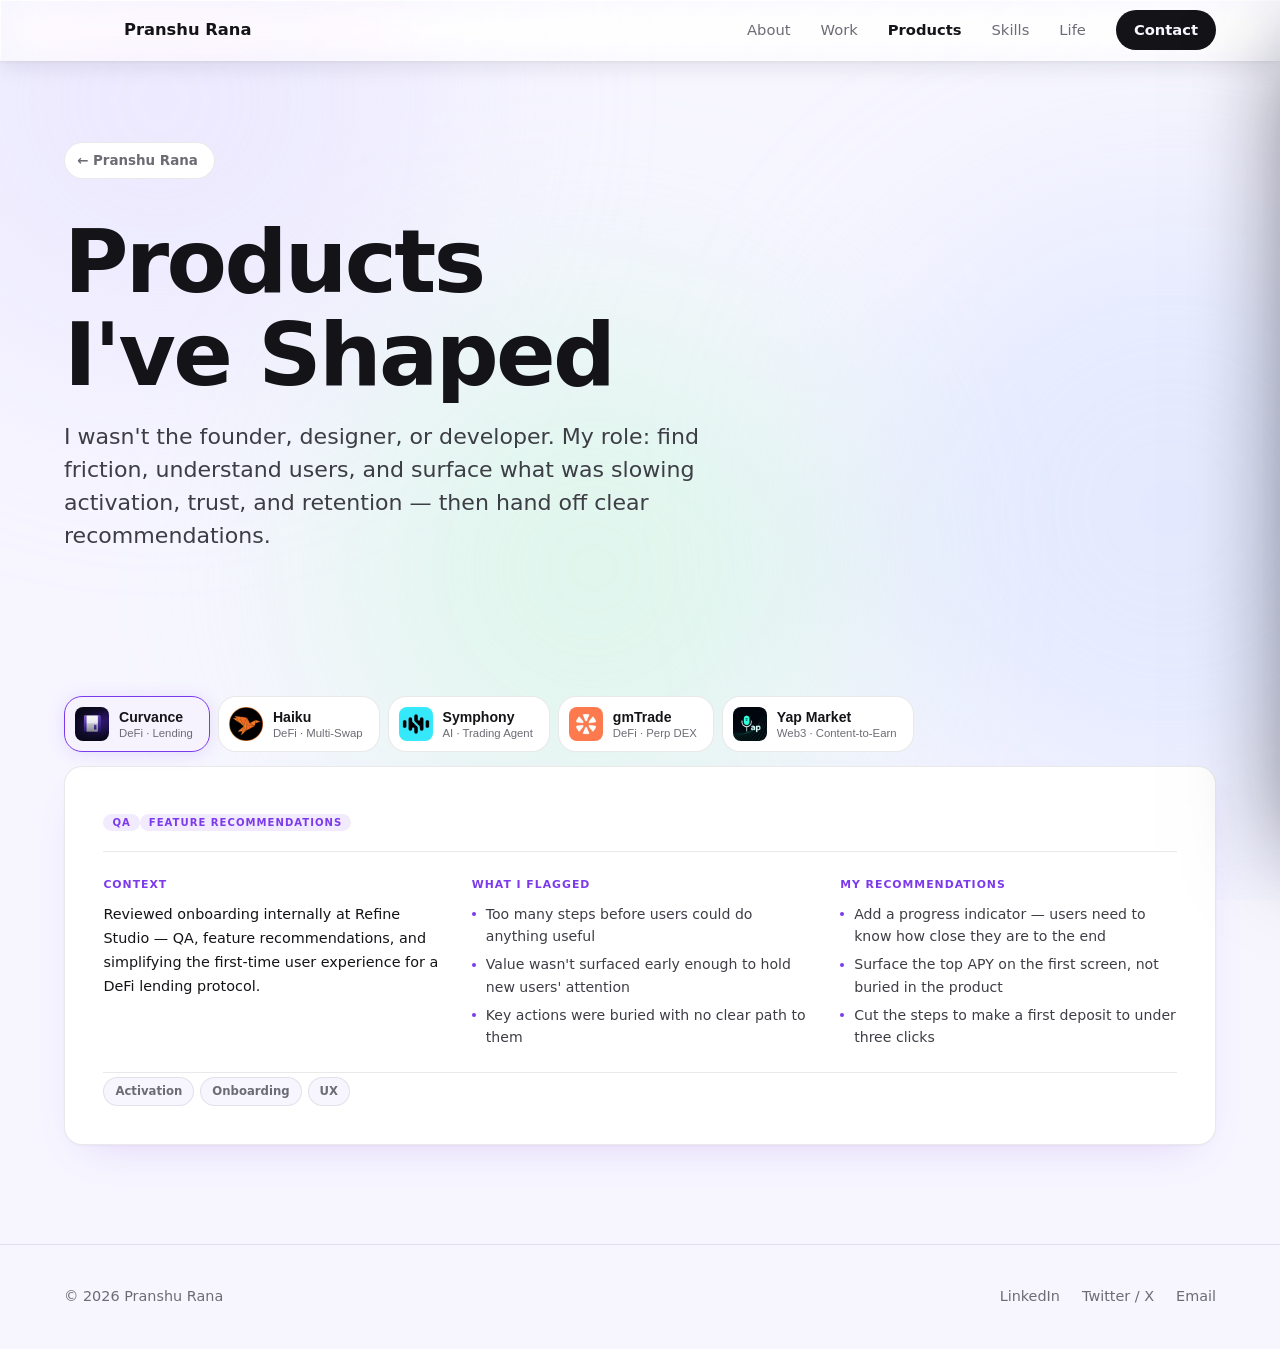
<file: products.html>
<!doctype html>
<html lang="en">
  <head>
    <meta charset="UTF-8" />
    <meta name="viewport" content="width=device-width, initial-scale=1.0" />
    <title>Products Shaped · Pranshu Rana</title>
    <meta name="description" content="Products Pranshu Rana helped improve — UX audits, feature recommendations, and activation fixes." />
    <link rel="icon" type="image/svg+xml" href="favicon.svg" />
    <link rel="apple-touch-icon" href="favicon.svg" />
    <link href="https://api.fontshare.com/v2/css?f[]=clash-display@600,700&f[]=satoshi@400,500,700&display=swap" rel="stylesheet" />
    <link rel="stylesheet" href="styles.css" />
  </head>
  <body data-active-nav="products-page">

    <div class="bg" aria-hidden="true">
      <span class="bg__blob bg__blob--1"></span>
      <span class="bg__blob bg__blob--2"></span>
      <span class="bg__blob bg__blob--3"></span>
    </div>

    <header class="nav" id="nav">
      <div class="wrap nav__inner">
        <a href="index.html" class="nav__brand">Pranshu Rana</a>
        <nav class="nav__links">
          <a href="javascript:void(0)" id="aboutOpen" class="nav__about">About</a>
          <a href="work.html">Work</a>
          <a href="products.html" aria-current="page">Products</a>
          <a href="index.html#skills">Skills</a>
          <a href="index.html#life">Life</a>
          <a href="index.html#contact" class="nav__cta">Contact</a>
        </nav>
      </div>
    </header>

    <main id="top">

      <section class="page-intro">
        <div class="wrap">
          <a href="index.html" class="back-pill">← Pranshu Rana</a>
          <h1 class="page-intro__title">Products<br/>I've Shaped</h1>
          <p class="page-intro__sub">I wasn't the founder, designer, or developer. My role: find friction, understand users, and surface what was slowing activation, trust, and retention — then hand off clear recommendations.</p>
        </div>
      </section>

      <section class="section" id="products">
        <div class="wrap">
          <div class="prod-tabs" id="prod-tabs">
            <button class="prod-tab is-active" type="button" data-idx="0">
              <img class="prod-tab__logo" src="images/logo-curvance.jpg" alt="">
              <div class="prod-tab__info">
                <span class="prod-tab__name">Curvance</span>
                <span class="prod-tab__cat">DeFi · Lending</span>
              </div>
            </button>
            <button class="prod-tab" type="button" data-idx="1">
              <img class="prod-tab__logo" src="images/logo-haiku.jpg" alt="">
              <div class="prod-tab__info">
                <span class="prod-tab__name">Haiku</span>
                <span class="prod-tab__cat">DeFi · Multi-Swap</span>
              </div>
            </button>
            <button class="prod-tab" type="button" data-idx="2">
              <img class="prod-tab__logo" src="images/logo-symphony.jpg" alt="">
              <div class="prod-tab__info">
                <span class="prod-tab__name">Symphony</span>
                <span class="prod-tab__cat">AI · Trading Agent</span>
              </div>
            </button>
            <button class="prod-tab" type="button" data-idx="3">
              <img class="prod-tab__logo" src="images/logo-gmtrade.jpg" alt="">
              <div class="prod-tab__info">
                <span class="prod-tab__name">gmTrade</span>
                <span class="prod-tab__cat">DeFi · Perp DEX</span>
              </div>
            </button>
            <button class="prod-tab" type="button" data-idx="4">
              <img class="prod-tab__logo" src="images/logo-yap.jpg" alt="">
              <div class="prod-tab__info">
                <span class="prod-tab__name">Yap Market</span>
                <span class="prod-tab__cat">Web3 · Content-to-Earn</span>
              </div>
            </button>
          </div>

          <div class="prod-body" id="prod-body">
            <div class="prod-panel is-active" data-idx="0">
              <div class="prod-panel__hd"><div class="prod-roles"><span class="proj-role">QA</span><span class="proj-role">Feature Recommendations</span></div></div>
              <div class="prod-cols">
                <div class="exp-blk">
                  <span class="exp-blk__label">Context</span>
                  <p class="exp-blk__text">Reviewed onboarding internally at Refine Studio — QA, feature recommendations, and simplifying the first-time user experience for a DeFi lending protocol.</p>
                </div>
                <div class="exp-blk">
                  <span class="exp-blk__label">What I flagged</span>
                  <ul class="exp-blk__list">
                    <li>Too many steps before users could do anything useful</li>
                    <li>Value wasn't surfaced early enough to hold new users' attention</li>
                    <li>Key actions were buried with no clear path to them</li>
                  </ul>
                </div>
                <div class="exp-blk">
                  <span class="exp-blk__label">My Recommendations</span>
                  <ul class="exp-blk__list">
                    <li>Add a progress indicator — users need to know how close they are to the end</li>
                    <li>Surface the top APY on the first screen, not buried in the product</li>
                    <li>Cut the steps to make a first deposit to under three clicks</li>
                  </ul>
                </div>
              </div>
              <div class="exp-focus"><span class="exp-tag">Activation</span><span class="exp-tag">Onboarding</span><span class="exp-tag">UX</span></div>
            </div>

            <div class="prod-panel" data-idx="1">
              <div class="prod-panel__hd"><div class="prod-roles"><span class="proj-role">UX Strategy</span><span class="proj-role">Usability Review</span></div></div>
              <div class="prod-cols">
                <div class="exp-blk">
                  <span class="exp-blk__label">Context</span>
                  <p class="exp-blk__text">Reviewed the multi-asset swap interface at Refine Studio — focused on the first-use experience and where new users were getting lost.</p>
                </div>
                <div class="exp-blk">
                  <span class="exp-blk__label">What I flagged</span>
                  <ul class="exp-blk__list">
                    <li>No obvious starting point — interface assumed familiarity users didn't have</li>
                    <li>Users had to figure out the UX pattern before they could see any value</li>
                    <li>A guided first-swap flow would have done a lot of the heavy lifting</li>
                  </ul>
                </div>
                <div class="exp-blk">
                  <span class="exp-blk__label">My Recommendations</span>
                  <ul class="exp-blk__list">
                    <li>A "Start your first swap" wizard — guided, not free-form, for first-timers</li>
                    <li>Show expected output before users confirm, not after</li>
                    <li>Surface 3–5 popular trading pairs upfront so users aren't starting from zero</li>
                  </ul>
                </div>
              </div>
              <div class="exp-focus"><span class="exp-tag">First-Use UX</span><span class="exp-tag">Education</span><span class="exp-tag">Activation</span></div>
            </div>

            <div class="prod-panel" data-idx="2">
              <div class="prod-panel__hd"><div class="prod-roles"><span class="proj-role">Trust Design</span><span class="proj-role">Product Strategy</span></div></div>
              <div class="prod-cols">
                <div class="exp-blk">
                  <span class="exp-blk__label">Context</span>
                  <p class="exp-blk__text">Reviewed trust signals for an AI agent that autonomously trades on your behalf — a product where trust is the entire conversion problem.</p>
                </div>
                <div class="exp-blk">
                  <span class="exp-blk__label">What I flagged</span>
                  <ul class="exp-blk__list">
                    <li>Users had zero visibility into what the AI was doing or why</li>
                    <li>No way to audit past decisions — confidence-building was impossible</li>
                    <li>Trust is the conversion driver for anything touching funds</li>
                  </ul>
                </div>
                <div class="exp-blk">
                  <span class="exp-blk__label">My Recommendations</span>
                  <ul class="exp-blk__list">
                    <li>Add a decision log: every trade should have a one-line "why" explanation</li>
                    <li>Let users set a risk cap and visibly reflect it in the AI's behavior</li>
                    <li>Show live position rationale in plain language, not just raw P&L</li>
                  </ul>
                </div>
              </div>
              <div class="exp-focus"><span class="exp-tag">Trust</span><span class="exp-tag">AI Products</span><span class="exp-tag">Transparency</span></div>
            </div>

            <div class="prod-panel" data-idx="3">
              <div class="prod-panel__hd"><div class="prod-roles"><span class="proj-role">UX Benchmarking</span><span class="proj-role">Mobile UX</span></div></div>
              <div class="prod-cols">
                <div class="exp-blk">
                  <span class="exp-blk__label">Context</span>
                  <p class="exp-blk__text">Benchmarked their perpetual DEX against dYdX and Hyperliquid — identifying where the experience gap was largest and which fixes would close it fastest.</p>
                </div>
                <div class="exp-blk">
                  <span class="exp-blk__label">What I flagged</span>
                  <ul class="exp-blk__list">
                    <li>Experience gaps vs. dYdX and Hyperliquid were easy to spot — users would spot them too</li>
                    <li>Mobile friction points top competitors had already solved</li>
                    <li>Order flow was longer than it needed to be</li>
                  </ul>
                </div>
                <div class="exp-blk">
                  <span class="exp-blk__label">My Recommendations</span>
                  <ul class="exp-blk__list">
                    <li>Reduce the open-position flow to two taps on mobile, matching Hyperliquid</li>
                    <li>Add a quick-close button directly on the position card</li>
                    <li>Prioritize the highest-gap UX improvements based on competitor parity analysis</li>
                  </ul>
                </div>
              </div>
              <div class="exp-focus"><span class="exp-tag">Trading UX</span><span class="exp-tag">Mobile UX</span><span class="exp-tag">Benchmarking</span></div>
            </div>

            <div class="prod-panel" data-idx="4">
              <div class="prod-panel__hd"><div class="prod-roles"><span class="proj-role">Product Growth</span><span class="proj-role">Onboarding Strategy</span></div></div>
              <div class="prod-cols">
                <div class="exp-blk">
                  <span class="exp-blk__label">Context</span>
                  <p class="exp-blk__text">Worked inside the platform on growth and onboarding strategy — focused on activation, retention, and making the earn loop clear enough to drive repeat participation.</p>
                </div>
                <div class="exp-blk">
                  <span class="exp-blk__label">What I flagged</span>
                  <ul class="exp-blk__list">
                    <li>Core value loop wasn't clear on first visit — users didn't know what they'd earn</li>
                    <li>Active campaigns were buried, first participation required too much effort</li>
                    <li>Nothing pulling users back after their first campaign</li>
                  </ul>
                </div>
                <div class="exp-blk">
                  <span class="exp-blk__label">My Recommendations</span>
                  <ul class="exp-blk__list">
                    <li>A guided "your first campaign" flow — first participation in under 2 minutes</li>
                    <li>Surface active campaigns on the home screen, not three clicks deep</li>
                    <li>Add a streak or comeback mechanic to create a reason to return next day</li>
                  </ul>
                </div>
              </div>
              <div class="exp-focus"><span class="exp-tag">Onboarding</span><span class="exp-tag">Activation</span><span class="exp-tag">Retention</span></div>
            </div>
          </div>
        </div>
      </section>

    </main>

    <footer class="foot">
      <div class="wrap foot__inner">
        <span>© 2026 Pranshu Rana</span>
        <nav class="foot__links">
          <a href="https://www.linkedin.com/in/pranshu-rana-795a961b2/" target="_blank" rel="noopener">LinkedIn</a>
          <a href="https://x.com/pranshu_rana_" target="_blank" rel="noopener">Twitter / X</a>
          <a href="mailto:Pranshuranaarmy@gmail.com">Email</a>
        </nav>
      </div>
    </footer>

    <!-- about sheet -->
    <div class="sheet-backdrop" id="sheetBackdrop"></div>
    <aside class="sheet" id="aboutSheet" aria-hidden="true" aria-label="About Pranshu">
      <button class="sheet__close" id="sheetClose">Close ×</button>
      <div class="sheet__inner">
        <div class="sheet__avatar" aria-hidden="true">PR</div>
        <p class="eyebrow">Outside the work</p>
        <h2 class="sheet__title">What keeps me moving.</h2>
        <p class="sheet__lead">I like building things, meeting interesting people, and learning how products grow in the real world, not just in decks.</p>
        <div class="sheet__grid">
          <div class="sheet__block"><h4>Outdoors</h4><p>Trekking, running, traveling, and finding places that make the world feel bigger.</p></div>
          <div class="sheet__block"><h4>Curiosity</h4><p>Exploring new technologies, especially AI systems and the way they change how people build.</p></div>
          <div class="sheet__block"><h4>Currently learning</h4><p>Product analytics, SQL, product management frameworks, and AI-powered automation systems.</p></div>
        </div>
      </div>
    </aside>

    <!-- Mobile floating pill nav -->
    <nav class="mob-nav" id="mobNav" aria-label="Site navigation">
      <a href="index.html" class="mob-nav__item" data-target="home">
        <svg viewBox="0 0 24 24" aria-hidden="true"><path d="M3 9l9-7 9 7v11a2 2 0 0 1-2 2H5a2 2 0 0 1-2-2z"/><polyline points="9 22 9 12 15 12 15 22"/></svg>
        <span>Home</span>
      </a>
      <a href="work.html" class="mob-nav__item" data-target="work-page">
        <svg viewBox="0 0 24 24" aria-hidden="true"><rect x="2" y="7" width="20" height="14" rx="2" ry="2"/><path d="M16 21V5a2 2 0 0 0-2-2h-4a2 2 0 0 0-2 2v16"/></svg>
        <span>Work</span>
      </a>
      <a href="products.html" class="mob-nav__item" data-target="products-page">
        <svg viewBox="0 0 24 24" aria-hidden="true"><polygon points="12 2 15.09 8.26 22 9.27 17 14.14 18.18 21.02 12 17.77 5.82 21.02 7 14.14 2 9.27 8.91 8.26 12 2"/></svg>
        <span>Products</span>
      </a>
      <a href="index.html#skills" class="mob-nav__item" data-target="skills-page">
        <svg viewBox="0 0 24 24" aria-hidden="true"><polygon points="13 2 3 14 12 14 11 22 21 10 12 10 13 2"/></svg>
        <span>Skills</span>
      </a>
      <a href="index.html#contact" class="mob-nav__item" data-target="contact-page">
        <svg viewBox="0 0 24 24" aria-hidden="true"><path d="M4 4h16c1.1 0 2 .9 2 2v12c0 1.1-.9 2-2 2H4c-1.1 0-2-.9-2-2V6c0-1.1.9-2 2-2z"/><polyline points="22,6 12,13 2,6"/></svg>
        <span>Contact</span>
      </a>
    </nav>

    <script src="script.js"></script>
  </body>
</html>
</file>
<file: styles.css>
/* ============================================================
   Tokens  —  full-bleed, premium type, real spacing
   ============================================================ */
*,
*::before,
*::after {
  box-sizing: border-box;
  margin: 0;
  padding: 0;
}

:root {
  --bg: #fbfbfc;
  --card: #ffffff;
  --ink: #141418;
  --soft: #3d3d45;
  --muted: #6c6c75;
  --line: rgba(20, 20, 30, 0.09);
  --shadow: 0 2px 4px rgba(16, 16, 30, 0.04),
    0 28px 60px -30px rgba(16, 16, 30, 0.26);

  /* themeable accents + surfaces */
  --accent: #5b7cfa;
  --accent-2: #2fbf5b;
  --chip-bg: #f1f1f5;
  --btn-bg: var(--ink);
  --btn-ink: var(--bg);
  --stat-bg: linear-gradient(
    160deg,
    var(--card),
    color-mix(in srgb, var(--card) 84%, var(--accent))
  );
  --card-blur: 0px; /* >0 in glass / scenery themes */
  --bg-image: none; /* set in scenery themes */
  --bg-tint: transparent; /* readability veil over --bg-image */

  /* shape language — themes reshape the whole site, not just recolor it */
  --radius: 24px; /* cards / tiles */
  --radius-sm: 14px; /* windows, small surfaces */
  --radius-pill: 980px; /* buttons, chips, status */
  --border-w: 1px; /* surface border weight */

  --display: "Clash Display", "Satoshi", system-ui, sans-serif;
  --sans: "Satoshi", -apple-system, "Inter", system-ui, sans-serif;

  --wrap: 1320px;
  --pad: clamp(24px, 5vw, 64px);
  --nav-h: 52px; /* sticky nav height; used to size the first screen */
}

/* first screen = hero + marquee, sized so the role strip lands on the bottom
   edge of the viewport on load, then scrolls away with the page */
.firstview {
  display: flex;
  flex-direction: column;
  /* leave a little breathing room below the marquee so its bottom line shows */
  min-height: calc(100svh - var(--nav-h) - 28px);
}
.firstview .marquee {
  margin-top: auto; /* role strip sits on the bottom edge of the first screen */
}
.firstview .hero {
  flex: 1 0 auto; /* hero fills the space above the marquee */
}

html {
  scroll-behavior: smooth;
}

body {
  position: relative;
  background: var(--bg);
  color: var(--ink);
  font-family: var(--sans);
  font-size: clamp(1.02rem, 0.98rem + 0.2vw, 1.15rem);
  line-height: 1.6;
  -webkit-font-smoothing: antialiased;
  text-rendering: optimizeLegibility;
}

h1,
h2,
h3 {
  font-family: var(--display);
  font-weight: 600;
  letter-spacing: -0.025em;
  line-height: 1.06;
}

a {
  color: inherit;
  text-decoration: none;
}

section {
  scroll-margin-top: 80px;
}

/* faded background wash */
.bg {
  position: fixed;
  inset: 0;
  z-index: 0;
  overflow: hidden;
  pointer-events: none;
}
.bg__blob {
  position: absolute;
  border-radius: 50%;
  filter: blur(110px);
  opacity: 0.38;
}
.bg__blob--1 {
  width: 560px;
  height: 560px;
  background: #ffd6c2;
  top: -180px;
  left: -120px;
}
.bg__blob--2 {
  width: 620px;
  height: 620px;
  background: #c9dbff;
  top: 22%;
  right: -200px;
}
.bg__blob--3 {
  width: 520px;
  height: 520px;
  background: #d9f6e3;
  bottom: 8%;
  left: 26%;
}

.nav,
main,
.foot {
  position: relative;
  z-index: 1;
}

.wrap {
  width: 100%;
  max-width: var(--wrap);
  margin-inline: auto;
  padding-inline: var(--pad);
}

.section {
  padding-block: clamp(72px, 11vh, 160px);
}

.sec-title {
  font-family: var(--sans);
  font-size: 0.84rem;
  font-weight: 600;
  letter-spacing: 0.16em;
  text-transform: uppercase;
  color: var(--muted);
  margin-bottom: clamp(40px, 6vh, 64px);
}

/* ============================================================
   Nav
   ============================================================ */
.nav {
  position: sticky;
  top: 0;
  z-index: 50;
  overflow: hidden;

  /* 2. Translucent gradient background — brighter at top-left, thinner at bottom-right */
  background: linear-gradient(
    135deg,
    rgba(255, 255, 255, 0.18) 0%,
    rgba(255, 255, 255, 0.06) 100%
  );

  /* 1. Backdrop blur 20px — distorts content behind without going opaque */
  backdrop-filter: blur(20px) saturate(180%) brightness(1.06);
  -webkit-backdrop-filter: blur(20px) saturate(180%) brightness(1.06);

  /* 3. Bottom border acts as the lower specular edge */
  border-bottom: 1px solid rgba(255, 255, 255, 0.22);

  /* 4. Layered shadows:
        – soft deep outer for floating depth
        – crisp white inset top-left corner mimics thick glass catching light
        – gentle inner glow fills the glass body */
  box-shadow:
    0 4px 24px rgba(16, 16, 30, 0.10),
    0 1px 4px  rgba(16, 16, 30, 0.06),
    inset 1px  1px 0   rgba(255, 255, 255, 0.82),
    inset -1px -1px 0  rgba(255, 255, 255, 0.10),
    inset 0 1px 22px   rgba(255, 255, 255, 0.13);

  transition: background 0.3s ease, box-shadow 0.3s ease, border-color 0.3s ease;
}

/* 5. Fluid sheen — organic light sweep that makes it feel poured, not flat */
.nav::before {
  content: '';
  position: absolute;
  inset: 0;
  background: linear-gradient(
    108deg,
    rgba(255, 255, 255, 0.26) 0%,
    rgba(255, 255, 255, 0.10) 28%,
    transparent 52%,
    rgba(255, 255, 255, 0.05) 82%,
    transparent 100%
  );
  pointer-events: none;
  z-index: 0;
}

.nav__inner {
  position: relative;
  z-index: 1;
}

.nav.is-scrolled {
  background: linear-gradient(
    135deg,
    rgba(255, 255, 255, 0.22) 0%,
    rgba(255, 255, 255, 0.09) 100%
  );
  border-bottom-color: rgba(255, 255, 255, 0.26);
  box-shadow:
    0 6px 32px rgba(16, 16, 30, 0.12),
    0 1px 4px  rgba(16, 16, 30, 0.08),
    inset 1px  1px 0   rgba(255, 255, 255, 0.88),
    inset -1px -1px 0  rgba(255, 255, 255, 0.12),
    inset 0 1px 22px   rgba(255, 255, 255, 0.16);
}
.nav__inner {
  display: flex;
  align-items: center;
  justify-content: space-between;
  padding-block: 10px;
  /* clear the TEMPORARY top-left theme button so it never covers the brand;
     remove this padding-left once the theme switcher is gone */
  padding-left: 124px;
}
.nav__brand {
  font-weight: 600;
  font-size: 1.02rem;
  margin-right: auto; /* push meta + links to the right */
}
.nav__links {
  display: none;
  align-items: center;
  gap: 30px;
  font-size: 0.92rem;
}
.nav__links a {
  color: var(--muted);
  transition: color 0.2s ease;
}
.nav__links a:hover {
  color: var(--ink);
}
.nav__cta {
  color: var(--btn-ink) !important;
  background: var(--btn-bg);
  padding: 8px 18px;
  border-radius: var(--radius-pill);
  font-weight: 600;
}
@media (min-width: 720px) {
  .nav__links {
    display: flex;
  }
}

/* ============================================================
   Hero
   ============================================================ */
.hero {
  padding-block: clamp(26px, 4vh, 52px) clamp(28px, 4.5vh, 60px);
}
.hero__head {
  display: flex;
  align-items: center;
  justify-content: space-between;
  gap: 16px;
  margin-bottom: clamp(8px, 1.4vh, 16px);
}
.eyebrow {
  font-size: 0.84rem;
  font-weight: 600;
  letter-spacing: 0.16em;
  text-transform: uppercase;
  color: var(--muted);
}
.status {
  display: inline-flex;
  align-items: center;
  gap: 9px;
  padding: 7px 15px;
  background: var(--card);
  border: var(--border-w) solid var(--line);
  border-radius: var(--radius-pill);
  font-size: 0.84rem;
  color: var(--soft);
  box-shadow: var(--shadow);
}
.status__dot {
  width: 8px;
  height: 8px;
  border-radius: 50%;
  background: var(--accent-2);
  box-shadow: 0 0 0 3px rgba(47, 191, 91, 0.18);
}
.hero__title {
  font-weight: 700;
  font-size: clamp(3.2rem, 9.5vw, 8rem);
  line-height: 0.92;
  letter-spacing: -0.04em;
}
.hero__row {
  display: grid;
  grid-template-columns: 1fr;
  gap: 22px;
  margin-top: clamp(16px, 2.4vh, 30px);
}
.hero__lead {
  color: var(--soft);
  font-size: clamp(1.15rem, 1rem + 0.7vw, 1.55rem);
  line-height: 1.42;
  max-width: 42ch;
}
.hero__cta {
  display: flex;
  flex-wrap: wrap;
  align-items: center;
  gap: 22px;
}
@media (min-width: 880px) {
  .hero__row {
    grid-template-columns: 1fr auto;
    align-items: end;
    gap: 48px;
  }
}

.btn {
  background: var(--btn-bg);
  color: var(--btn-ink);
  padding: 15px 30px;
  border-radius: var(--radius-pill);
  font-weight: 600;
  font-size: 1rem;
  white-space: nowrap;
  transition:
    transform 0.16s ease,
    opacity 0.2s ease,
    box-shadow 0.2s ease;
}
.btn:hover {
  transform: translateY(-2px);
  opacity: 0.96;
  box-shadow: 0 12px 28px -12px color-mix(in srgb, var(--btn-bg) 70%, transparent);
}
.btn:active {
  transform: translateY(0) scale(0.98);
}
.link {
  color: var(--ink);
  font-weight: 600;
}
.link:hover {
  text-decoration: underline;
  text-underline-offset: 4px;
}

/* ============================================================
   Marquee
   ============================================================ */
.marquee {
  overflow: hidden;
  border-block: 1px solid var(--line);
  padding-block: clamp(11px, 1.6vh, 18px);
}
.marquee__track {
  display: flex;
  align-items: center;
  gap: 38px;
  width: max-content;
  animation: marquee 30s linear infinite;
}
.marquee span {
  font-family: var(--sans);
  font-weight: 600;
  font-size: clamp(1.1rem, 0.95rem + 1.1vw, 1.75rem);
  letter-spacing: -0.01em;
  color: var(--soft);
}
.marquee b {
  color: var(--accent);
  font-size: clamp(1rem, 1.4vw, 1.5rem);
}
@keyframes marquee {
  from {
    transform: translateX(0);
  }
  to {
    transform: translateX(-50%);
  }
}
.marquee:hover .marquee__track {
  animation-play-state: paused;
}

/* ============================================================
   About
   ============================================================ */
.about {
  display: grid;
  grid-template-columns: 1fr;
  gap: 32px;
}
.about__big {
  font-family: var(--sans);
  font-weight: 500;
  font-size: clamp(1.7rem, 1.2rem + 2.2vw, 2.7rem);
  line-height: 1.2;
  letter-spacing: -0.018em;
  max-width: 18ch;
}
.about__text {
  display: grid;
  gap: 18px;
  color: var(--soft);
  font-size: clamp(1.05rem, 1rem + 0.4vw, 1.22rem);
  max-width: 48ch;
}
@media (min-width: 880px) {
  .about {
    grid-template-columns: 1.1fr 0.9fr;
    gap: clamp(48px, 6vw, 110px);
    align-items: start;
  }
}

/* ============================================================
   Journey (editorial tracks)
   ============================================================ */
/* Journey presented as a roadmap */
.roadmap {
  position: relative;
}
.roadmap::before {
  content: "";
  position: absolute;
  left: 16px;
  top: 32px;
  bottom: 40px;
  width: 2px;
  background: var(--line);
}
.track {
  position: relative;
  padding-left: 50px;
}
.track::before {
  content: "";
  position: absolute;
  left: 7px;
  top: clamp(20px, 2.4vh, 30px);
  width: 20px;
  height: 20px;
  border-radius: 50%;
  background: var(--card);
  border: 2px solid #cdd0da;
  z-index: 1;
  transition:
    border-color 0.25s ease,
    box-shadow 0.25s ease;
}
.track[open]::before {
  border-color: var(--accent);
  box-shadow: 0 0 0 5px rgba(91, 124, 250, 0.12);
}
.track--next::before {
  border-style: dashed;
  border-color: var(--accent-2);
}
.track__head {
  display: flex;
  align-items: center;
  gap: clamp(14px, 2vw, 26px);
  padding-block: clamp(16px, 2.2vh, 28px);
  cursor: pointer;
  list-style: none;
  border-top: 1px solid var(--line);
}
.track:first-child .track__head {
  border-top: none;
}
.track__head::-webkit-details-marker {
  display: none;
}
.track__era {
  flex: none;
  width: 52px;
  color: var(--muted);
  font-weight: 600;
  font-size: 0.92rem;
  font-variant-numeric: tabular-nums;
}
.track__title {
  flex: 1;
  font-family: var(--sans);
  font-weight: 600;
  font-size: clamp(1.15rem, 1.02rem + 0.7vw, 1.55rem);
  letter-spacing: -0.012em;
  color: var(--ink);
}
.track__tag {
  flex: none;
  font-size: 0.78rem;
  font-weight: 600;
  color: var(--soft);
  background: var(--chip-bg);
  border-radius: var(--radius-pill);
  padding: 6px 13px;
  white-space: nowrap;
}
.track__chev {
  flex: none;
  width: 11px;
  height: 11px;
  border-right: 2px solid var(--muted);
  border-bottom: 2px solid var(--muted);
  transform: translateY(-2px) rotate(45deg);
  transition: transform 0.3s ease;
}
.track[open] .track__chev {
  transform: translateY(2px) rotate(-135deg);
  border-color: var(--accent);
}
.track__detail {
  padding: 0 0 clamp(22px, 3vh, 34px) 0;
}
.track__detail p {
  color: var(--soft);
  max-width: 60ch;
  margin-bottom: 14px;
}
.track__detail ul {
  list-style: none;
  display: grid;
  gap: 8px;
}
.track__detail li {
  position: relative;
  padding-left: 18px;
  color: var(--muted);
}
.track__detail li::before {
  content: "";
  position: absolute;
  left: 0;
  top: 0.72em;
  width: 9px;
  height: 1.5px;
  background: var(--accent);
}
@media (min-width: 620px) {
  .track__era {
    width: 72px;
    font-size: 1rem;
  }
  .track__detail {
    padding-left: calc(72px + clamp(14px, 2vw, 26px));
  }
}
@media (max-width: 460px) {
  .track__tag {
    display: none;
  }
}

/* ============================================================
   Work (bento)
   ============================================================ */
.bento {
  display: grid;
  grid-template-columns: repeat(6, 1fr);
  gap: 20px;
}
.tile {
  background: var(--card);
  border: var(--border-w) solid var(--line);
  border-radius: var(--radius);
  box-shadow: var(--shadow);
  padding: 18px;
  overflow: hidden;
  transition:
    transform 0.2s ease,
    box-shadow 0.2s ease;
}
.tile:hover {
  transform: translateY(-4px);
  box-shadow: 0 2px 4px rgba(16, 16, 30, 0.04),
    0 36px 70px -30px rgba(16, 16, 30, 0.32);
}
.tile--feature {
  grid-column: span 6;
}
.tile--work {
  grid-column: span 2;
}
.tile--stat {
  grid-column: span 2;
  display: flex;
  flex-direction: column;
  justify-content: center;
  padding: clamp(28px, 2.6vw, 44px);
  background: var(--stat-bg);
}
.tile__cap {
  padding: 16px 8px 6px;
}
.tile__cap h3 {
  font-family: var(--sans);
  font-weight: 600;
  font-size: 1.12rem;
  letter-spacing: -0.005em;
  margin-bottom: 4px;
}
.tile--feature .tile__cap h3 {
  font-size: clamp(1.3rem, 1.6vw, 1.6rem);
}
.tile__cap p {
  color: var(--muted);
  font-size: 0.96rem;
}
.tile__num {
  font-family: var(--display);
  font-weight: 700;
  font-size: clamp(2.6rem, 1.8rem + 2.4vw, 3.8rem);
  letter-spacing: -0.03em;
  line-height: 1;
}
.tile__label {
  color: var(--muted);
  font-size: 1rem;
  margin-top: 10px;
}
.tile__desc {
  color: var(--muted);
  font-size: 0.84rem;
  line-height: 1.6;
  margin-top: 8px;
  max-width: 28ch;
}
@media (max-width: 960px) {
  .tile--work {
    grid-column: span 3;
  }
}
@media (max-width: 620px) {
  .bento {
    grid-template-columns: 1fr;
  }
  .tile--feature,
  .tile--work,
  .tile--stat {
    grid-column: auto;
  }
}

/* macOS window */
.window {
  background: #fff;
  border: var(--border-w) solid var(--line);
  border-radius: var(--radius-sm);
  overflow: hidden;
}
.window__bar {
  display: flex;
  align-items: center;
  gap: 7px;
  padding: 11px 14px;
  background: #fcfcfd;
  border-bottom: 1px solid var(--line);
}
.window__bar i {
  width: 11px;
  height: 11px;
  border-radius: 50%;
  background: #e2e2e6;
}
.window__bar i:nth-child(1) {
  background: #ff5f57;
}
.window__bar i:nth-child(2) {
  background: #febc2e;
}
.window__bar i:nth-child(3) {
  background: #28c840;
}
.window__shot {
  aspect-ratio: 16 / 10;
  background: #fff;
  overflow: hidden;
}
.tile--feature .window__shot {
  aspect-ratio: 24 / 9;
}
.mock {
  display: block;
  width: 100%;
  height: 100%;
}

/* ============================================================
   Skills
   ============================================================ */
.cap {
  display: grid;
  grid-template-columns: 1fr;
  gap: 28px;
}
.cap__title {
  margin-bottom: 0;
}
.chips-row {
  list-style: none;
  display: flex;
  flex-wrap: wrap;
  gap: 12px;
  margin-bottom: 34px;
}
.chips-row li {
  border: var(--border-w) solid var(--line);
  border-radius: var(--radius-pill);
  padding: 11px 18px;
  font-size: 0.95rem;
  font-weight: 600;
  color: var(--soft);
  background: var(--card);
}
.logos {
  display: flex;
  flex-wrap: wrap;
  align-items: center;
  gap: 10px 12px;
  padding-top: 30px;
  border-top: 1px solid var(--line);
}
.logos span {
  border: var(--border-w) dashed color-mix(in srgb, var(--ink) 28%, transparent);
  border-radius: var(--radius-pill);
  padding: 8px 16px;
  font-size: 0.88rem;
  font-weight: 600;
  color: var(--muted);
  background: var(--card);
  transition: color 0.2s ease, border-color 0.2s ease;
}
.logos span:hover {
  color: var(--ink);
  border-color: color-mix(in srgb, var(--ink) 50%, transparent);
}
@media (min-width: 860px) {
  .cap {
    grid-template-columns: 260px 1fr;
    gap: clamp(40px, 5vw, 90px);
    align-items: start;
  }
}

/* ============================================================
   Contact
   ============================================================ */
.contact__title {
  font-weight: 700;
  font-size: clamp(2.4rem, 1.6rem + 4.4vw, 5rem);
  line-height: 1.14;
  letter-spacing: -0.02em;
  word-spacing: 0.24em;
  margin-bottom: clamp(28px, 4vh, 48px);
}
.contact__mail {
  display: inline-block;
  font-family: var(--display);
  font-weight: 600;
  font-size: clamp(1.4rem, 1rem + 1.8vw, 2.4rem);
  letter-spacing: -0.02em;
  border-bottom: 2px solid var(--line);
  padding-bottom: 6px;
  transition: border-color 0.2s ease;
}
.contact__mail:hover {
  border-bottom-color: var(--ink);
}
.contact__links {
  display: flex;
  flex-wrap: wrap;
  gap: 26px;
  margin-top: clamp(34px, 5vh, 52px);
  font-size: 0.95rem;
}
.contact__links a {
  color: var(--soft);
  text-decoration: underline;
  text-underline-offset: 4px;
  text-decoration-color: var(--line);
  transition:
    color 0.2s ease,
    text-decoration-color 0.2s ease;
}
.contact__links a:hover {
  color: var(--ink);
  text-decoration-color: var(--ink);
}

/* ============================================================
   Footer
   ============================================================ */
.foot {
  border-top: 1px solid var(--line);
  padding-block: 40px;
}
.foot__inner {
  display: flex;
  flex-wrap: wrap;
  align-items: center;
  justify-content: space-between;
  gap: 16px;
  color: var(--muted);
  font-size: 0.9rem;
}
.foot__links {
  display: flex;
  gap: 22px;
}
.foot__links a {
  color: var(--muted);
  transition: color 0.2s ease;
}
.foot__links a:hover {
  color: var(--ink);
}

/* ============================================================
   About slide-over
   ============================================================ */
.sheet-backdrop {
  position: fixed;
  inset: 0;
  z-index: 90;
  background: rgba(12, 12, 18, 0.42);
  backdrop-filter: blur(2px);
  opacity: 0;
  pointer-events: none;
  transition: opacity 0.35s ease;
}
.sheet-backdrop.open {
  opacity: 1;
  pointer-events: auto;
}
.sheet {
  position: fixed;
  top: 0;
  right: 0;
  height: 100%;
  width: min(680px, 94vw);
  z-index: 100;
  display: flex;
  flex-direction: column;
  background: var(--bg);
  box-shadow: -40px 0 90px -50px rgba(10, 10, 20, 0.55);
  transform: translateX(100%);
  transition: transform 0.45s cubic-bezier(0.22, 1, 0.36, 1);
  overflow-y: auto;
  padding: clamp(26px, 3.5vw, 52px);
}
.sheet.open {
  transform: translateX(0);
}
.sheet__close {
  position: sticky;
  top: 0;
  align-self: flex-end;
  display: inline-flex;
  align-items: center;
  justify-content: center;
  gap: 8px;
  min-height: 44px;
  background: var(--accent);
  border: none;
  border-radius: var(--radius-pill);
  padding: 10px 18px;
  font: inherit;
  font-size: 0.9rem;
  font-weight: 700;
  color: #fff;
  cursor: pointer;
  box-shadow: 0 4px 16px rgba(10, 10, 20, 0.22);
}
.sheet__inner {
  margin-top: clamp(26px, 4vh, 44px);
  max-width: 540px;
}
.sheet__avatar {
  width: 88px;
  height: 88px;
  border-radius: 50%;
  display: flex;
  align-items: center;
  justify-content: center;
  font-family: var(--display);
  font-weight: 600;
  font-size: 1.7rem;
  background: linear-gradient(150deg, #ececf2, #f7f7fa);
  border: 1px solid var(--line);
  margin-bottom: 24px;
}
.sheet__inner .eyebrow {
  margin-bottom: 14px;
}
.sheet__title {
  font-weight: 700;
  font-size: clamp(2rem, 1.4rem + 2.4vw, 3rem);
  letter-spacing: -0.03em;
  margin-bottom: 18px;
}
.sheet__lead {
  color: var(--soft);
  font-size: 1.12rem;
  margin-bottom: 32px;
}
.sheet__grid {
  display: grid;
  gap: 16px;
}
.sheet__block {
  border: var(--border-w) solid var(--line);
  border-radius: var(--radius);
  padding: 22px 24px;
  background: var(--card);
}
.sheet__block h4 {
  font-family: var(--sans);
  font-weight: 600;
  font-size: 0.78rem;
  letter-spacing: 0.1em;
  text-transform: uppercase;
  color: var(--muted);
  margin-bottom: 8px;
}
.sheet__block p {
  color: var(--soft);
}

/* ============================================================
   Scroll reveal
   ============================================================ */
.reveal {
  opacity: 0;
  transform: translateY(22px);
  transition:
    opacity 0.7s cubic-bezier(0.22, 1, 0.36, 1),
    transform 0.7s cubic-bezier(0.22, 1, 0.36, 1);
}
.reveal.in {
  opacity: 1;
  transform: none;
}
@media (prefers-reduced-motion: reduce) {
  html {
    scroll-behavior: auto;
  }
  .marquee__track {
    animation: none;
  }
  .reveal {
    opacity: 1;
    transform: none;
    transition: none;
  }
}

/* ============================================================
   Hero — slim X-style banner + profile pic, fits above the fold
   ============================================================ */
.hero {
  position: relative;
  display: flex;
  flex-direction: column;
  justify-content: center; /* no banner — centre the content in the first screen */
  padding-block: 0 clamp(14px, 2vh, 28px);
}
/* banner removed from the site (kept hidden so it can be re-enabled later) */
.hero__banner {
  display: none;
}
.hero__banner img {
  width: 100%;
  height: clamp(52px, 11vh, 132px);
  object-fit: cover;
  object-position: center 45%;
  display: block;
  -webkit-mask-image: linear-gradient(
    to bottom,
    #000 0%,
    #000 18%,
    rgba(0, 0, 0, 0.4) 58%,
    transparent 100%
  );
  mask-image: linear-gradient(
    to bottom,
    #000 0%,
    #000 18%,
    rgba(0, 0, 0, 0.4) 58%,
    transparent 100%
  );
}
/* hero layout: text column (left) + photo & buttons column (right).
   margin:auto centres the row in the space below the banner so the hero feels
   balanced instead of glued to the top; a small negative top keeps the banner
   gently washing over the headline. */
.hero__body {
  position: relative;
  z-index: 1;
  margin-top: 0;
  display: grid;
  grid-template-columns: 1fr;
  gap: clamp(16px, 3vw, 44px);
  align-items: center;
}
.hero__main {
  min-width: 0;
  display: flex;
  flex-direction: column;
  align-items: flex-start;
  gap: clamp(12px, 1.8vh, 20px);
}
.hero__status {
  margin-top: clamp(-14px, -1.8vh, -24px); /* nudge the pill up */
}
.hero__main .hero__title {
  margin-top: clamp(8px, 1.6vh, 20px); /* push the name + lead a little down */
}
@media (max-width: 600px) {
  .hero__eyebrow {
    font-size: 0.72rem;
    letter-spacing: 0.16em;
  }
}
.hero__main .hero__lead {
  margin-top: 0;
  max-width: 46ch;
}

/* buttons sit directly under the hero text */
.hero__cta {
  flex-direction: row;
  flex-wrap: wrap;
  align-items: center;
  justify-content: flex-start;
  gap: 14px 18px;
  margin-top: 4px;
}
.hero__cta .btn {
  padding: 14px 26px;
  font-size: 0.98rem;
}
.hero__cta .link {
  font-size: 0.98rem;
}
.clock {
  font-variant-numeric: tabular-nums;
}
.status__dot--blue {
  background: var(--accent);
  box-shadow: 0 0 0 3px color-mix(in srgb, var(--accent) 22%, transparent);
}
.hero__name {
  margin-left: 0.32em; /* extra breathing room after "I'm" */
  transition: color 0.3s ease;
}
.hero__title:hover .hero__name {
  color: var(--accent);
}
.wave {
  display: inline-block;
  font-size: 0.62em;
  transform-origin: 70% 75%;
  animation: wave-hand 2.6s ease-in-out infinite;
}
@keyframes wave-hand {
  0%, 60%, 100% { transform: rotate(0deg); }
  10%, 30% { transform: rotate(14deg); }
  20% { transform: rotate(-8deg); }
  40% { transform: rotate(-4deg); }
  50% { transform: rotate(10deg); }
}
@media (max-width: 719px) {
  .hero__title {
    font-size: clamp(1.55rem, 7.4vw, 2.8rem);
  }
  .hero__name {
    margin-left: 0.18em;
  }
  .hero__cta .btn {
    padding: 12px 20px;
    font-size: 0.9rem;
  }
  /* prevent the sonnet left-bar padding from pushing content off-screen */
  [data-theme="sonnet"] .hero__main,
  html[data-theme="sonnet"] .hero__main {
    padding-left: 14px;
  }
  /* status badge sits flush at top — no negative nudge on mobile */
  .hero__status {
    margin-top: 0;
    align-self: flex-start;
  }
  /* PR watermark moves to top on mobile */
  [data-theme="sonnet"] .hero::after {
    top: -0.08em;
    bottom: auto;
  }
  /* push title+lead down so they sit below the watermark comfortably */
  [data-theme="sonnet"] .hero__main .hero__title {
    margin-top: clamp(28px, 6vh, 56px);
  }
}

.contact__tz {
  color: var(--muted);
  font-size: 0.96rem;
  margin-top: 16px;
  font-variant-numeric: tabular-nums;
}

/* ============================================================
   Fun micro-animations
   ============================================================ */
.chips-row li {
  cursor: default;
  transition:
    transform 0.2s cubic-bezier(0.34, 1.56, 0.64, 1),
    border-color 0.2s ease,
    color 0.2s ease,
    background 0.2s ease;
}
.chip--fun {
  background: color-mix(in srgb, var(--accent) 12%, var(--card));
  border-color: color-mix(in srgb, var(--accent) 32%, var(--line)) !important;
  color: var(--ink);
}
.chip--fun:hover {
  transform: translateY(-3px) scale(1.06);
  animation: wiggle 0.5s ease;
}
@keyframes wiggle {
  0%, 100% { rotate: 0deg; }
  25% { rotate: -5deg; }
  75% { rotate: 5deg; }
}
.tile__num {
  display: inline-block;
  transform-origin: left center;
  transition: transform 0.3s cubic-bezier(0.34, 1.56, 0.64, 1);
}
.tile--stat:hover .tile__num {
  transform: scale(1.07);
}
.nav__brand {
  transition: color 0.2s ease;
}
.nav__brand:hover {
  color: var(--accent);
}
.link {
  transition: color 0.2s ease;
}
.link:hover {
  color: var(--accent);
}

/* glassy surfaces (driven by --card-blur; 0 by default = no-op) */
.tile,
.status,
.chips-row li,
.sheet__block {
  backdrop-filter: blur(var(--card-blur));
}

/* ============================================================
   TEMPORARY theme previewer
   ============================================================ */
.themer {
  position: fixed;
  top: 14px;
  left: 14px;
  z-index: 200;
  font-family: var(--sans);
}
.themer__btn {
  display: inline-flex;
  align-items: center;
  gap: 8px;
  background: var(--card);
  color: var(--ink);
  border: 1px solid var(--line);
  border-radius: 980px;
  padding: 9px 15px;
  font: inherit;
  font-size: 0.86rem;
  font-weight: 600;
  cursor: pointer;
  box-shadow: var(--shadow);
  transition: transform 0.18s ease;
}
.themer__btn:hover {
  transform: translateY(-2px);
}
.themer__swatch {
  width: 15px;
  height: 15px;
  border-radius: 50%;
  background: conic-gradient(#5b7cfa, #2fbf5b, #e0658a, #c08a5b, #5b7cfa);
}
.themer__panel {
  position: absolute;
  top: calc(100% + 10px);
  left: 0;
  width: min(200px, 86vw);
  background: var(--card);
  border: 1px solid var(--line);
  border-radius: 18px;
  box-shadow: var(--shadow);
  padding: 14px;
  opacity: 0;
  transform: translateY(-8px) scale(0.98);
  transform-origin: top left;
  pointer-events: none;
  transition:
    opacity 0.2s ease,
    transform 0.2s ease;
}
.themer.open .themer__panel {
  opacity: 1;
  transform: none;
  pointer-events: auto;
}
.themer__hint {
  font-size: 0.7rem;
  letter-spacing: 0.08em;
  text-transform: uppercase;
  color: var(--muted);
  margin-bottom: 10px;
}
.themer__grid {
  display: grid;
  grid-template-columns: 1fr;
  gap: 6px;
}
.swatch {
  display: flex;
  align-items: center;
  gap: 9px;
  background: transparent;
  border: 1px solid var(--line);
  border-radius: 12px;
  padding: 8px 10px;
  font: inherit;
  font-size: 0.82rem;
  font-weight: 600;
  color: var(--ink);
  cursor: pointer;
  text-align: left;
  transition:
    border-color 0.15s ease,
    transform 0.15s ease,
    background 0.15s ease;
}
.swatch:hover {
  border-color: var(--accent);
  transform: translateY(-2px);
}
.swatch i {
  width: 18px;
  height: 18px;
  border-radius: 6px;
  flex: none;
  background: linear-gradient(135deg, var(--a) 50%, var(--b) 50%);
  border: 1px solid rgba(0, 0, 0, 0.14);
}
.swatch.is-active {
  border-color: var(--accent);
  background: color-mix(in srgb, var(--accent) 12%, transparent);
}


/* ============================================================
   Responsive tidy for nav meta + TEMPORARY themer
   ============================================================ */
@media (max-width: 600px) {
  .themer__label {
    display: none;
  }
  .themer__btn {
    padding: 9px;
  }
  .nav__inner {
    padding-left: 58px;
  }
}

/* ============================================================
   Themes — Light (default pastel), Opus (pure white), Sonnet (violet).
   ============================================================ */

/* Opus: plain white, no blobs */
[data-theme="white"] {
  --bg: #ffffff;
}
[data-theme="white"] .bg__blob {
  display: none;
}

/* ============================================================
   Sonnet — violet-native palette, inverted marquee and contact.
   My take on this portfolio: tighter, bolder, more Web3-native.
   ============================================================ */
[data-theme="sonnet"] {
  --accent:   #7c3aed;
  --accent-2: #059669;
  --bg:       #f7f6ff;
  --chip-bg:  #ede9fe;
  --radius:   18px;
  --shadow:   0 1px 2px rgba(109,40,217,.05),
              0 18px 44px -22px rgba(109,40,217,.2);
  --stat-bg:  linear-gradient(
    150deg,
    var(--card),
    color-mix(in srgb, var(--card) 78%, var(--accent))
  );
}

/* violet-hued ambient blobs */
[data-theme="sonnet"] .bg__blob--1 { background: #ddd6fe; }
[data-theme="sonnet"] .bg__blob--2 { background: #c7d7ff; }
[data-theme="sonnet"] .bg__blob--3 { background: #bbf7d0; }

/* inverted marquee strip */
[data-theme="sonnet"] .marquee {
  background: #1e1b4b;
  border-color: #1e1b4b;
}
[data-theme="sonnet"] .marquee span { color: #e0e7ff; }
[data-theme="sonnet"] .marquee b   { color: #818cf8; }
[data-theme="sonnet"] .marquee:hover .marquee__track {
  animation-play-state: paused;
}

/* vertical accent bar left of hero text */
[data-theme="sonnet"] .hero__main {
  padding-left: 22px;
  position: relative;
}
[data-theme="sonnet"] .hero__main::before {
  content: "";
  position: absolute;
  left: 0;
  top: 12%;
  height: 68%;
  width: 3px;
  border-radius: 3px;
  background: linear-gradient(to bottom, var(--accent), transparent);
}

/* section label dot marker */
[data-theme="sonnet"] .sec-title::before {
  content: "";
  display: inline-block;
  width: 6px;
  height: 6px;
  border-radius: 50%;
  background: var(--accent);
  margin-right: 8px;
  vertical-align: middle;
  position: relative;
  top: -1px;
}

/* accent top edge on the feature tile */
[data-theme="sonnet"] .tile--feature {
  border-top: 3px solid var(--accent);
}

/* 3px accent stripe at the very top of the nav bar */
[data-theme="sonnet"] .nav {
  border-top: 3px solid var(--accent);
}

/* large PR watermark behind the hero headline */
[data-theme="sonnet"] .hero {
  overflow: hidden;
}
[data-theme="sonnet"] .hero::after {
  content: "PR";
  position: absolute;
  right: -0.04em;
  bottom: -0.12em;
  font-family: var(--display);
  font-weight: 700;
  font-size: min(34vw, 420px);
  letter-spacing: -0.04em;
  line-height: 1;
  color: color-mix(in srgb, var(--accent) 6%, transparent);
  pointer-events: none;
  user-select: none;
  z-index: 0;
}
[data-theme="sonnet"] .hero__body {
  position: relative;
  z-index: 1;
}

/* bigger, more architectural headline */
[data-theme="sonnet"] .hero__title {
  font-size: clamp(4rem, 11.5vw, 10rem);
}

/* journey: track numbers in accent, open track title highlights */
[data-theme="sonnet"] .track__era {
  color: var(--accent);
  font-weight: 700;
}
[data-theme="sonnet"] .track[open] .track__title {
  color: var(--accent);
}

/* stat tiles: thin accent top edge */
[data-theme="sonnet"] .tile--stat {
  border-top: 2px solid var(--accent);
}

/* bigger, more commanding contact headline */
[data-theme="sonnet"] .contact__title {
  font-size: clamp(3rem, 2.2rem + 5.5vw, 6.5rem);
}

/* dark contact block */
[data-theme="sonnet"] #contact {
  background: #1e1b4b;
  padding-bottom: clamp(80px, 12vw, 160px);
}
[data-theme="sonnet"] #contact .contact__title {
  color: #f5f3ff;
}
[data-theme="sonnet"] #contact .contact__mail {
  color: #c4b5fd;
  border-bottom-color: rgba(196,181,253,.3);
}
[data-theme="sonnet"] #contact .contact__mail:hover {
  border-bottom-color: #c4b5fd;
}
[data-theme="sonnet"] #contact .contact__tz {
  color: #a5b4fc;
}
[data-theme="sonnet"] #contact .contact__links a {
  color: #a5b4fc;
  text-decoration-color: rgba(165,180,252,.3);
}
[data-theme="sonnet"] #contact .contact__links a:hover {
  color: #e0e7ff;
  text-decoration-color: rgba(224,231,255,.6);
}

/* ============================================================
   Off the clock — photo journey gallery
   ============================================================ */
.life {
  display: grid;
  grid-template-columns: 1fr;
  gap: 14px;
  margin-bottom: clamp(36px, 5vh, 56px);
  max-width: 60ch;
}
.life__head {
  font-family: var(--sans);
  font-weight: 500;
  font-size: clamp(1.7rem, 1.2rem + 2.2vw, 2.7rem);
  line-height: 1.2;
  letter-spacing: -0.018em;
  max-width: 18ch;
}
.life__sub {
  color: var(--soft);
  font-size: clamp(1.02rem, 1rem + 0.3vw, 1.18rem);
  max-width: 48ch;
}
.gallery {
  display: grid;
  grid-template-columns: repeat(4, 1fr);
  gap: clamp(12px, 1.2vw, 18px);
}
.gcard {
  position: relative;
  margin: 0;
  aspect-ratio: 4 / 5;
  border-radius: var(--radius);
  overflow: hidden;
  border: var(--border-w) solid var(--line);
  box-shadow: var(--shadow);
  background: var(--chip-bg);
}
.gcard--wide {
  grid-column: span 2;
  aspect-ratio: 16 / 10;
}
.gcard img {
  width: 100%;
  height: 100%;
  object-fit: cover;
  display: block;
  transition: transform 0.6s cubic-bezier(0.22, 1, 0.36, 1);
}
.gcard:hover img {
  transform: scale(1.06);
}
.gcard figcaption {
  position: absolute;
  inset: auto 0 0 0;
  padding: 30px 18px 16px;
  background: linear-gradient(to top, rgba(8, 8, 14, 0.78), transparent);
  color: #fff;
  font-size: 0.96rem;
  font-weight: 600;
  letter-spacing: -0.005em;
  display: flex;
  flex-direction: column;
  align-items: flex-start;
  gap: 8px;
}
.gcard__tag {
  font-size: 0.7rem;
  font-weight: 700;
  letter-spacing: 0.08em;
  text-transform: uppercase;
  padding: 5px 10px;
  border-radius: var(--radius-pill);
  background: var(--accent);
  color: #fff;
}
@media (max-width: 860px) {
  .gallery {
    grid-template-columns: repeat(2, 1fr);
  }
  .gcard--wide {
    grid-column: span 2;
  }
}
@media (max-width: 460px) {
  .gallery {
    grid-template-columns: 1fr;
  }
  .gcard,
  .gcard--wide {
    grid-column: auto;
    aspect-ratio: 16 / 11;
  }
}

/* ============================================================
   Gallery lightbox (click a photo to open it with its story)
   ============================================================ */
.gcard {
  cursor: pointer;
}
.gcard::after {
  content: "+";
  position: absolute;
  top: 10px;
  right: 10px;
  width: 30px;
  height: 30px;
  display: grid;
  place-items: center;
  border-radius: 50%;
  background: rgba(255, 255, 255, 0.92);
  color: #15151a;
  font-weight: 700;
  font-size: 20px;
  line-height: 1;
  opacity: 0;
  transform: scale(0.8);
  transition:
    opacity 0.2s ease,
    transform 0.2s ease;
  z-index: 3;
}
.gcard:hover::after,
.gcard:focus-visible::after {
  opacity: 1;
  transform: none;
}
.gcard:focus-visible {
  outline: 2px solid var(--accent);
  outline-offset: 3px;
}

.lightbox {
  position: fixed;
  inset: 0;
  z-index: 200;
  display: grid;
  place-items: center;
  padding: clamp(16px, 4vw, 48px);
  opacity: 0;
  pointer-events: none;
  transition: opacity 0.3s ease;
}
.lightbox.open {
  opacity: 1;
  pointer-events: auto;
}
.lightbox__backdrop {
  position: absolute;
  inset: 0;
  background: rgba(10, 10, 18, 0.62);
  backdrop-filter: blur(4px);
}
.lightbox__panel {
  position: relative;
  z-index: 1;
  display: grid;
  grid-template-columns: 1.6fr 1fr;
  width: min(1160px, 100%);
  max-height: 90vh;
  background: var(--card);
  border: 1px solid var(--line);
  border-radius: var(--radius);
  overflow: hidden;
  box-shadow: 0 40px 90px -40px rgba(10, 10, 20, 0.6);
  transform: scale(0.95) translateY(8px);
  transition: transform 0.3s cubic-bezier(0.22, 1, 0.36, 1);
}
.lightbox.open .lightbox__panel {
  transform: none;
}
.lightbox__media {
  background: var(--chip-bg);
  min-height: 0;
}
.lightbox__media img {
  width: 100%;
  height: 100%;
  max-height: 90vh;
  object-fit: cover;
  display: block;
}
.lightbox__body {
  padding: clamp(22px, 3vw, 38px);
  display: flex;
  flex-direction: column;
  gap: 14px;
  overflow-y: auto;
}
.lightbox__tag {
  align-self: flex-start;
  font-size: 0.72rem;
  font-weight: 700;
  letter-spacing: 0.08em;
  text-transform: uppercase;
  padding: 6px 12px;
  border-radius: var(--radius-pill);
  background: var(--accent);
  color: #fff;
}
.lightbox__title {
  font-family: var(--display);
  font-weight: 700;
  font-size: clamp(1.4rem, 1.1rem + 1vw, 1.9rem);
  letter-spacing: -0.02em;
  line-height: 1.1;
}
.lightbox__desc {
  color: var(--soft);
  font-size: 1.02rem;
  line-height: 1.6;
}
.lightbox__close {
  position: absolute;
  top: 12px;
  right: 12px;
  z-index: 2;
  display: inline-flex;
  align-items: center;
  justify-content: center;
  gap: 6px;
  background: var(--accent);
  border: none;
  border-radius: var(--radius-pill);
  padding: 9px 16px;
  font: inherit;
  font-size: 0.85rem;
  font-weight: 700;
  color: #fff;
  cursor: pointer;
  box-shadow: 0 4px 16px rgba(10, 10, 20, 0.28);
}
@media (max-width: 720px) {
  /* Single-column, real scroll area so long content can't get clipped */
  .lightbox {
    padding: 14px;
  }
  .lightbox__panel {
    display: flex;
    flex-direction: column;
    grid-template-columns: none;
    width: 100%;
    max-height: 92vh;
  }
  .lightbox__media {
    flex: none;
  }
  .lightbox__media img {
    max-height: 32vh;
  }
  .lightbox__body {
    flex: 1 1 auto;
    min-height: 0;
    overflow-y: auto;
    -webkit-overflow-scrolling: touch;
    padding-bottom: 28px;
  }
  /* Bigger, finger-friendly close target (>= 44px) */
  .lightbox__close {
    top: 12px;
    right: 12px;
    min-height: 44px;
    padding: 11px 18px;
    font-size: 0.92rem;
  }
}
@media (prefers-reduced-motion: reduce) {
  .lightbox,
  .lightbox__panel {
    transition: none;
  }
}

/* ============================================================
   Real project tiles (screenshots) + lightbox thumbnails
   ============================================================ */
.tile--proj {
  grid-column: span 3;
}
.window__shot img {
  width: 100%;
  height: 100%;
  object-fit: cover;
  object-position: top center;
  display: block;
}
.js-proj {
  position: relative;
  cursor: pointer;
}
.js-proj::after {
  content: "+";
  position: absolute;
  top: 14px;
  right: 14px;
  width: 30px;
  height: 30px;
  display: grid;
  place-items: center;
  border-radius: 50%;
  background: rgba(255, 255, 255, 0.92);
  color: #15151a;
  font-weight: 700;
  font-size: 20px;
  line-height: 1;
  opacity: 0;
  transform: scale(0.8);
  transition:
    opacity 0.2s ease,
    transform 0.2s ease;
  z-index: 4;
}
.js-proj:hover::after,
.js-proj:focus-visible::after {
  opacity: 1;
  transform: none;
}
.js-proj:focus-visible {
  outline: 2px solid var(--accent);
  outline-offset: 3px;
}
@media (max-width: 620px) {
  .tile--proj {
    grid-column: auto;
  }
}

.lightbox__thumbs {
  display: flex;
  gap: 8px;
  flex-wrap: wrap;
  margin-top: 8px;
}
.lightbox__thumb {
  width: 66px;
  height: 44px;
  border-radius: 9px;
  overflow: hidden;
  border: 2px solid var(--line);
  background: none;
  padding: 0;
  cursor: pointer;
  transition: border-color 0.15s ease;
}
.lightbox__thumb img {
  width: 100%;
  height: 100%;
  object-fit: cover;
  display: block;
}
.lightbox__thumb.is-active {
  border-color: var(--accent);
}

/* show the FULL app screenshots (no cropping) */
.js-proj .window__shot {
  aspect-ratio: auto;
}
.js-proj .window__shot img {
  height: auto;
  object-fit: fill;
}
.proj__note {
  font-weight: 500;
  color: var(--muted);
  font-size: 0.84em;
}
.lightbox__media {
  background: #0f1117;
}
.lightbox__media img {
  object-fit: contain;
}

/* ============================================================
   Work intro + cleaner skill hover + structured lightbox
   ============================================================ */
#work .sec-title {
  margin-bottom: 16px;
}
.work-intro {
  max-width: 56ch;
  color: var(--soft);
  font-size: clamp(1.05rem, 1rem + 0.3vw, 1.25rem);
  line-height: 1.55;
  margin-bottom: clamp(40px, 6vh, 64px);
}

/* skills: bold chips, fills with accent + subtle tilt on hover */
.chips-row li:hover {
  transform: translateY(-4px) rotate(-1deg);
  border-color: var(--accent);
  background: var(--accent);
  color: #fff;
  box-shadow: 0 12px 24px -12px color-mix(in srgb, var(--accent) 75%, transparent);
}

/* lightbox structured sections */
.lightbox__sections {
  display: flex;
  flex-direction: column;
  gap: 16px;
}
.lb-block__label {
  display: block;
  font-size: 0.7rem;
  font-weight: 700;
  letter-spacing: 0.12em;
  text-transform: uppercase;
  color: var(--accent);
  margin-bottom: 5px;
}
.lb-block p {
  color: var(--soft);
  font-size: 0.98rem;
  line-height: 1.55;
}

/* ============================================================
   Life gallery — "add your photo" placeholder cards
   ============================================================ */
.gcard--ph {
  cursor: default;
  border-style: dashed;
  border-color: color-mix(in srgb, var(--ink) 22%, transparent);
  background: linear-gradient(160deg, var(--chip-bg), var(--card));
  display: grid;
  place-items: center;
  box-shadow: none;
}
.gcard--ph::after {
  display: none;
}
.gcard--ph:hover img {
  transform: none;
}
.ph {
  display: flex;
  flex-direction: column;
  align-items: center;
  gap: 8px;
  padding: 18px;
  text-align: center;
}
.ph__icon {
  width: 30px;
  height: 30px;
  color: var(--accent);
}
.ph__label {
  font-family: var(--display);
  font-weight: 700;
  font-size: 1.05rem;
  letter-spacing: -0.01em;
  color: var(--ink);
}
.ph__hint {
  font-size: 0.74rem;
  letter-spacing: 0.06em;
  text-transform: uppercase;
  color: var(--muted);
}

/* ============================================================
   EXPERIMENTAL — Products I've Helped Improve (track-list style)
   ============================================================ */
.exp-badge {
  display: inline-flex;
  align-items: center;
  gap: 6px;
  font-size: 0.68rem;
  font-weight: 700;
  letter-spacing: 0.2em;
  text-transform: uppercase;
  color: #c27900;
  border: var(--border-w) dashed rgba(194,121,0,.3);
  border-radius: var(--radius-pill);
  padding: 5px 13px;
  margin-bottom: clamp(26px, 3.5vh, 40px);
}
.exp-badge::before {
  content: "";
  width: 6px;
  height: 6px;
  border-radius: 50%;
  background: #c27900;
  opacity: 0.65;
}

.exp-intro {
  max-width: 64ch;
  margin-bottom: clamp(24px, 3.5vh, 40px);
}
.exp-intro__title {
  font-family: var(--display);
  font-weight: 700;
  font-size: clamp(1.7rem, 1.3rem + 2vw, 2.8rem);
  letter-spacing: -0.03em;
  line-height: 1.08;
  color: var(--ink);
  margin-bottom: 14px;
}
.exp-intro__sub {
  color: var(--soft);
  font-size: 0.96rem;
  line-height: 1.7;
  margin-bottom: 8px;
}
.exp-intro__note {
  color: var(--muted);
  font-size: 0.86rem;
  line-height: 1.65;
}

/* products: card grid + expandable drawer */
.proj-grid {
  display: grid;
  grid-template-columns: repeat(5, 1fr);
  gap: 10px;
}
@media (max-width: 700px) { .proj-grid { grid-template-columns: repeat(3, 1fr); } }
@media (max-width: 420px) { .proj-grid { grid-template-columns: repeat(2, 1fr); } }

.proj-card {
  display: flex;
  flex-direction: column;
  align-items: flex-start;
  gap: 10px;
  padding: 20px 18px;
  border: var(--border-w) solid var(--line);
  border-radius: var(--radius);
  background: var(--card);
  cursor: pointer;
  text-align: left;
  transition: border-color 0.18s, background 0.18s, box-shadow 0.18s;
}
.proj-card:hover {
  border-color: color-mix(in srgb, var(--accent) 50%, var(--line));
  box-shadow: 0 2px 14px color-mix(in srgb, var(--accent) 10%, transparent);
}
.proj-card.is-active {
  border-color: var(--accent);
  background: color-mix(in srgb, var(--accent) 5%, var(--card));
  box-shadow: 0 2px 18px color-mix(in srgb, var(--accent) 14%, transparent);
}
.proj-card__logo { width: 38px; height: 38px; border-radius: 9px; object-fit: cover; }
.proj-card__name { font-weight: 700; font-size: 0.9rem; color: var(--ink); margin-top: 4px; }
.proj-card__cat { font-size: 0.73rem; color: var(--muted); }

.proj-stage {
  display: grid;
  grid-template-columns: 1fr 190px;
  border: var(--border-w) solid var(--line);
  border-radius: var(--radius);
  overflow: hidden;
  min-height: 360px;
}
@media (max-width: 640px) { .proj-stage { grid-template-columns: 1fr; } }
.proj-left { display: flex; flex-direction: column; background: var(--bg); }
.proj-active-hd {
  display: flex; align-items: center; gap: 12px;
  padding: 16px 22px;
  border-bottom: var(--border-w) solid var(--line);
  background: var(--card); flex-wrap: wrap;
}
.proj-active-hd__logo { width: 36px; height: 36px; border-radius: 8px; object-fit: cover; flex: none; }
.proj-active-hd__info { flex: 1; min-width: 0; }
.proj-active-hd__name { font-weight: 700; font-size: 1rem; color: var(--ink); }
.proj-active-hd__cat { font-size: 0.75rem; color: var(--muted); margin-top: 1px; }
.proj-back {
  font-size: 0.78rem; font-weight: 600; color: var(--muted);
  background: transparent; border: var(--border-w) solid var(--line);
  border-radius: var(--radius-pill); padding: 5px 12px; cursor: pointer;
  flex: none; transition: color 0.15s, border-color 0.15s;
}
.proj-back:hover { color: var(--ink); border-color: color-mix(in srgb, var(--accent) 40%, var(--line)); }
.proj-panels { flex: 1; }
.proj-right {
  border-left: var(--border-w) solid var(--line);
  background: var(--card); display: flex; flex-direction: column;
}
@media (max-width: 640px) {
  .proj-right { border-left: none; border-top: var(--border-w) solid var(--line); flex-direction: row; overflow-x: auto; scrollbar-width: none; }
}
.proj-side-btn {
  display: flex; align-items: center; gap: 9px; padding: 13px 14px;
  border: none; border-bottom: var(--border-w) solid var(--line);
  background: transparent; cursor: pointer; text-align: left;
  transition: background 0.15s; width: 100%;
}
.proj-side-btn:last-child { border-bottom: none; }
.proj-side-btn:hover { background: color-mix(in srgb, var(--accent) 7%, transparent); }
.proj-side-btn__logo { width: 28px; height: 28px; border-radius: 6px; object-fit: cover; flex: none; }
.proj-side-btn__info { min-width: 0; overflow: hidden; }
.proj-side-btn__name { font-weight: 700; font-size: 0.8rem; color: var(--ink); white-space: nowrap; overflow: hidden; text-overflow: ellipsis; display: block; }
.proj-side-btn__cat { font-size: 0.67rem; color: var(--muted); white-space: nowrap; overflow: hidden; text-overflow: ellipsis; display: block; margin-top: 1px; }
.proj-roles { display: flex; flex-wrap: wrap; gap: 5px; }
.proj-role, .exp-role {
  font-size: 0.63rem; font-weight: 700; letter-spacing: 0.1em; text-transform: uppercase;
  color: var(--accent); background: color-mix(in srgb, var(--accent) 10%, transparent);
  border-radius: var(--radius-pill); padding: 3px 9px;
}
.proj-panel { display: none; flex-direction: column; gap: 20px; padding: clamp(20px, 2.5vw, 32px); }
.proj-panel.is-active { display: flex; }
.exp-blk { display: flex; flex-direction: column; }
.exp-blk__label {
  display: block;
  font-size: 0.68rem;
  font-weight: 700;
  letter-spacing: 0.09em;
  text-transform: uppercase;
  color: var(--accent);
  margin-bottom: 10px;
}
.exp-blk__text { color: var(--ink); font-size: 0.9rem; line-height: 1.66; }
.exp-blk__list { list-style: none; display: flex; flex-direction: column; gap: 6px; }
.exp-blk__list li {
  padding-left: 14px;
  position: relative;
  color: var(--soft);
  font-size: 0.88rem;
  line-height: 1.58;
}
.exp-blk__list li::before {
  content: "";
  position: absolute; left: 0; top: 0.67em;
  width: 4px; height: 4px; border-radius: 50%;
  background: var(--accent);
}

/* focus tags — spans both columns */
.exp-focus {
  display: flex;
  flex-wrap: wrap;
  gap: 6px;
  grid-column: 1 / -1;
  padding-top: 4px;
  border-top: var(--border-w) solid var(--line);
}
.exp-tag {
  font-size: 0.73rem;
  font-weight: 600;
  color: var(--muted);
  border: var(--border-w) solid var(--line);
  border-radius: var(--radius-pill);
  padding: 4px 11px;
  background: var(--bg);
  transition: border-color 0.16s, color 0.16s;
}

/* ============================================================
   Products I've Helped Improve — tab redesign
   ============================================================ */
.prod-hd {
  margin-bottom: clamp(32px, 4.5vh, 48px);
  max-width: 64ch;
}
.prod-hd__title {
  font-family: var(--display);
  font-weight: 700;
  font-size: clamp(2rem, 1.4rem + 3vw, 3.6rem);
  letter-spacing: -0.03em;
  line-height: 1.08;
  margin-bottom: 14px;
  color: var(--ink);
}
.prod-hd__sub {
  color: var(--soft);
  font-size: 0.96rem;
  max-width: 58ch;
  line-height: 1.65;
  margin-bottom: clamp(28px, 4vh, 44px);
}

.prod-tabs {
  display: flex;
  gap: 8px;
  flex-wrap: wrap;
  margin-bottom: 14px;
}
.prod-tab {
  display: flex;
  align-items: center;
  gap: 10px;
  padding: 10px 16px 10px 10px;
  border: var(--border-w) solid var(--line);
  border-radius: var(--radius);
  background: var(--card);
  cursor: pointer;
  text-align: left;
  transition: border-color 0.18s, background 0.18s, box-shadow 0.18s;
}
.prod-tab:hover {
  border-color: color-mix(in srgb, var(--accent) 50%, var(--line));
  box-shadow: 0 2px 14px color-mix(in srgb, var(--accent) 8%, transparent);
}
.prod-tab.is-active {
  border-color: var(--accent);
  background: color-mix(in srgb, var(--accent) 6%, var(--card));
  box-shadow: 0 2px 18px color-mix(in srgb, var(--accent) 14%, transparent);
}
.prod-tab__logo {
  width: 34px;
  height: 34px;
  border-radius: 8px;
  object-fit: cover;
  flex: none;
}
.prod-tab__info {
  display: flex;
  flex-direction: column;
  gap: 2px;
}
.prod-tab__name {
  font-weight: 700;
  font-size: 0.88rem;
  color: var(--ink);
  white-space: nowrap;
  line-height: 1.2;
}
.prod-tab__cat {
  font-size: 0.71rem;
  color: var(--muted);
  white-space: nowrap;
}

.prod-body {
  border: var(--border-w) solid var(--line);
  border-radius: var(--radius);
  background: var(--card);
  overflow: hidden;
  box-shadow: var(--shadow);
}
.prod-panel {
  display: none;
  flex-direction: column;
  gap: 24px;
  padding: clamp(24px, 3vw, 40px);
}
.prod-panel.is-active {
  display: flex;
}
.prod-panel__hd {
  padding-bottom: 16px;
  border-bottom: var(--border-w) solid var(--line);
}
.prod-cols {
  display: grid;
  grid-template-columns: repeat(3, 1fr);
  gap: 24px 32px;
}
@media (max-width: 900px) {
  .prod-cols { grid-template-columns: 1fr 1fr; }
}
@media (max-width: 560px) {
  .prod-cols { grid-template-columns: 1fr; }
  .prod-tab__cat { display: none; }
}

/* ============================================================
   Dark (sonnet) is now the permanent default — apply it to :root
   ============================================================ */
:root {
  --accent:   #7c3aed;
  --accent-2: #059669;
  --bg:       #f7f6ff;
  --chip-bg:  #ede9fe;
  --radius:   18px;
  --shadow:   0 1px 2px rgba(109,40,217,.05),
              0 18px 44px -22px rgba(109,40,217,.2);
  --stat-bg:  linear-gradient(
    150deg,
    var(--card),
    color-mix(in srgb, var(--card) 78%, var(--accent))
  );
}
.bg__blob--1 { background: #ddd6fe !important; }
.bg__blob--2 { background: #c7d7ff !important; }
.bg__blob--3 { background: #bbf7d0 !important; }

/* ============================================================
   Mobile accordion — collapsed by default, tap to expand
   ============================================================ */
@media (max-width: 719px) {
  /* The section itself has no padding when collapsed */
  .mob-accordion.section {
    padding-block: 0;
    border-top: 1px solid var(--line);
  }
  .mob-accordion.section:first-of-type {
    border-top: none;
  }

  /* Visible header strip — always shown */
  .mob-accordion__head {
    display: flex;
    align-items: center;
    justify-content: space-between;
    padding: 18px 0 16px;
    cursor: pointer;
    user-select: none;
    -webkit-user-select: none;
  }
  .mob-accordion__head .sec-title {
    margin-bottom: 0;
  }

  /* "+" button that rotates to "×" when open */
  .mob-chev {
    flex: none;
    width: 28px;
    height: 28px;
    border-radius: 50%;
    background: var(--card);
    border: 1px solid var(--line);
    display: grid;
    place-items: center;
    font-size: 1.15rem;
    line-height: 1;
    font-weight: 400;
    color: var(--muted);
    transition:
      rotate 0.32s cubic-bezier(0.34, 1.56, 0.64, 1),
      background 0.2s ease,
      color 0.2s ease,
      border-color 0.2s ease;
  }
  .mob-accordion.is-open .mob-chev {
    rotate: 45deg;
    background: var(--accent);
    color: #fff;
    border-color: var(--accent);
  }

  /* Collapsible body */
  .mob-accordion__body {
    max-height: 0;
    overflow: hidden;
    transition: max-height 0.5s cubic-bezier(0.22, 1, 0.36, 1);
  }
  .mob-accordion.is-open .mob-accordion__body {
    max-height: 5000px;
  }
  .mob-accordion.is-open.section {
    padding-bottom: 32px;
  }

  /* Skills cap grid: disable on mobile so accordion works */
  .mob-accordion .wrap .cap__body {
    display: block;
    padding-top: 4px;
  }
}

/* Desktop: accordion chrome invisible, body always shown */
@media (min-width: 720px) {
  .mob-chev { display: none; }
  .mob-accordion__body { max-height: none !important; overflow: visible !important; }
  .mob-accordion__head { cursor: default; }
}

/* ============================================================
   Sub-page header (work.html / products.html)
   ============================================================ */
.back-pill {
  display: inline-flex;
  align-items: center;
  gap: 6px;
  padding: 7px 16px 7px 12px;
  background: var(--card);
  border: 1px solid var(--line);
  border-radius: var(--radius-pill);
  font-size: 0.84rem;
  font-weight: 600;
  color: var(--muted);
  margin-bottom: 36px;
  transition: color 0.2s, border-color 0.2s;
}
.back-pill:hover { color: var(--ink); border-color: var(--accent); }

.page-intro {
  padding-block: clamp(52px, 9vh, 120px) clamp(36px, 5vh, 64px);
}
.page-intro__title {
  font-family: var(--display);
  font-weight: 700;
  font-size: clamp(2.8rem, 1.8rem + 5vw, 5.5rem);
  letter-spacing: -0.03em;
  line-height: 1.06;
  margin-bottom: 18px;
}
.page-intro__sub {
  color: var(--soft);
  font-size: clamp(1.1rem, 1rem + 0.5vw, 1.38rem);
  max-width: 48ch;
  line-height: 1.5;
}

/* Active page indicator in nav */
.nav__links [aria-current="page"] {
  color: var(--ink);
  font-weight: 700;
}

/* ============================================================
   Mobile — floating pill nav + layout tightening
   ============================================================ */
.mob-nav { display: none; } /* hidden on desktop */

/* Hide the floating nav while a popup/preview or panel is open so it can't
   overlap modal content on mobile. */
body.modal-open .mob-nav {
  opacity: 0;
  pointer-events: none;
  visibility: hidden;
}

@media (max-width: 719px) {
  /* push all page content above the floating nav */
  body { padding-bottom: 90px; }

  /* tighter section spacing so it's less scroll-heavy */
  .section { padding-block: 52px; }

  /* floating liquid-glass pill nav */
  .mob-nav {
    display: flex;
    position: fixed;
    bottom: calc(14px + env(safe-area-inset-bottom, 0px));
    left: 50%;
    transform: translateX(-50%);
    z-index: 110;
    transition: opacity 0.2s ease;
    align-items: center;
    padding: 6px;
    border-radius: 999px;
    overflow: hidden;
    white-space: nowrap;

    background: linear-gradient(
      135deg,
      rgba(255, 255, 255, 0.30) 0%,
      rgba(255, 255, 255, 0.12) 100%
    );
    backdrop-filter: blur(22px) saturate(180%) brightness(1.06);
    -webkit-backdrop-filter: blur(22px) saturate(180%) brightness(1.06);
    border: 1px solid rgba(255, 255, 255, 0.32);
    box-shadow:
      0 8px 32px rgba(16, 16, 30, 0.16),
      0 2px 8px  rgba(16, 16, 30, 0.08),
      inset 1px  1px 0   rgba(255, 255, 255, 0.90),
      inset -1px -1px 0  rgba(255, 255, 255, 0.14),
      inset 0 1px 28px   rgba(255, 255, 255, 0.18);
  }

  /* diagonal sheen across the pill surface */
  .mob-nav::before {
    content: '';
    position: absolute;
    inset: 0;
    border-radius: inherit;
    background: linear-gradient(
      108deg,
      rgba(255, 255, 255, 0.32) 0%,
      rgba(255, 255, 255, 0.14) 28%,
      transparent 52%,
      rgba(255, 255, 255, 0.06) 82%,
      transparent 100%
    );
    pointer-events: none;
  }

  .mob-nav__item {
    position: relative;
    z-index: 1;
    display: flex;
    flex-direction: column;
    align-items: center;
    justify-content: center;
    gap: 3px;
    padding: 8px 10px;
    border-radius: 999px;
    color: var(--soft);
    font-size: 0.55rem;
    font-weight: 600;
    letter-spacing: 0.03em;
    text-decoration: none;
    transition:
      color 0.22s ease,
      background 0.22s ease,
      box-shadow 0.22s ease;
  }

  .mob-nav__item svg {
    width: 18px;
    height: 18px;
    stroke: currentColor;
    stroke-width: 1.8;
    stroke-linecap: round;
    stroke-linejoin: round;
    fill: none;
    flex: none;
    transition: transform 0.22s cubic-bezier(0.34, 1.56, 0.64, 1);
  }

  .mob-nav__item.is-active {
    color: var(--ink);
    background: rgba(255, 255, 255, 0.75);
    box-shadow:
      0 2px 10px rgba(16, 16, 30, 0.10),
      inset 0 1px 0 rgba(255, 255, 255, 0.95),
      inset 0 -1px 0 rgba(16, 16, 30, 0.05);
  }

  .mob-nav__item.is-active svg {
    transform: translateY(-1px);
    stroke: var(--accent);
  }
}
</file>
